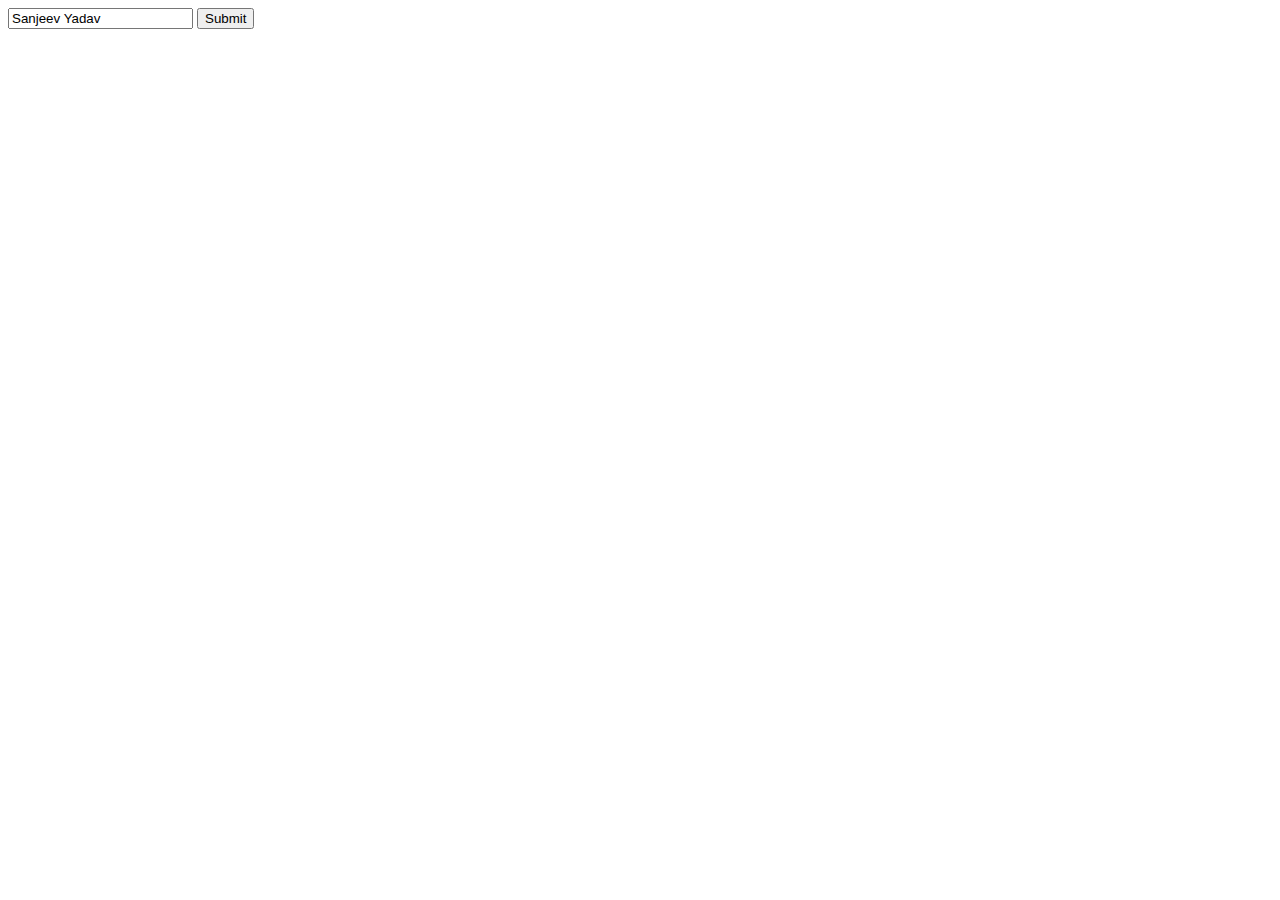
<file: src/form_send.html>
<!DOCTYPE html>
<html>
<head>
	<title>Send Data</title>
</head>
<body>

<form action="display.html" method="get">
	<input type="texxt" name="serialNumber" value="Sanjeev Yadav">
	<input type="submit" value="Submit">
</form>


</body>
</html>
</file>
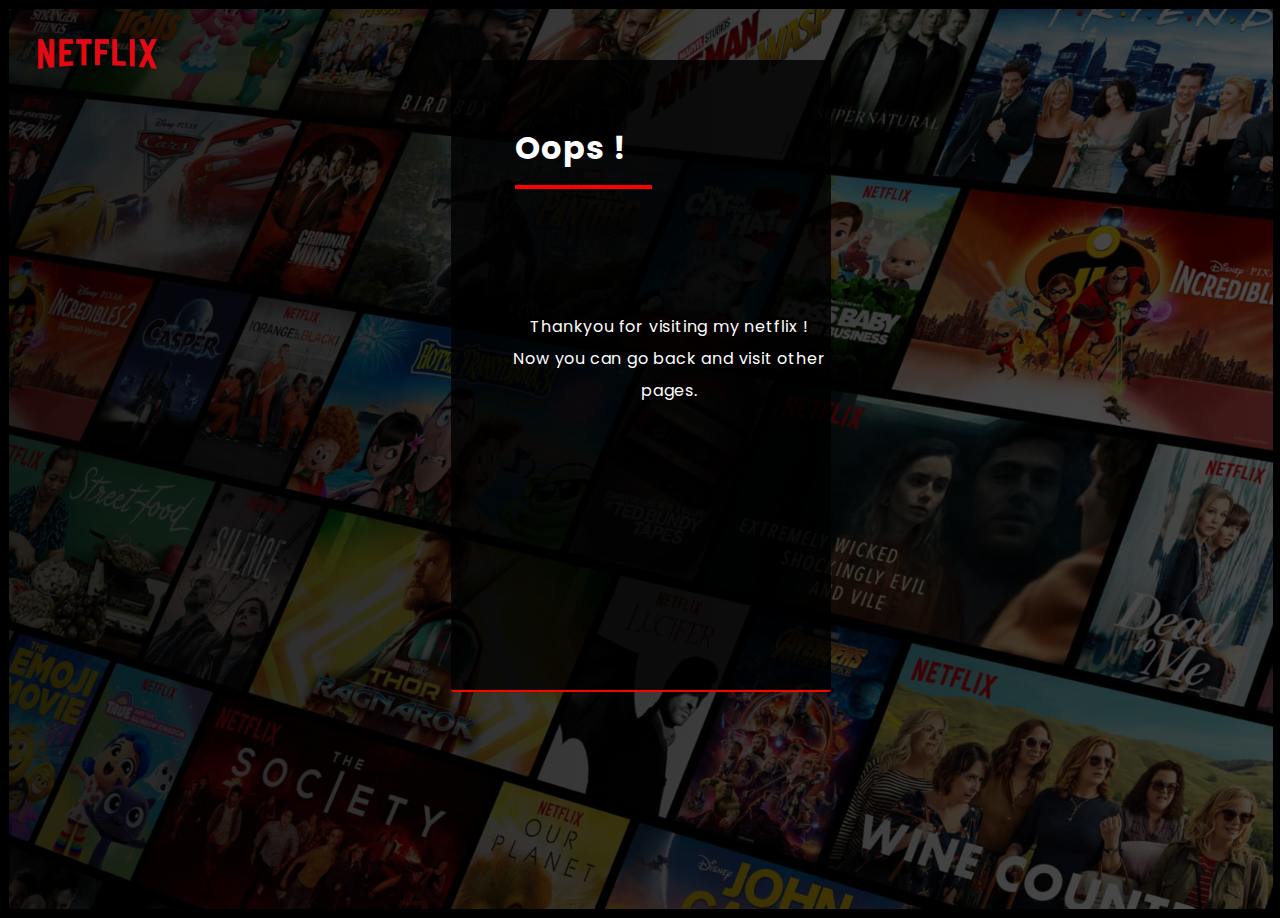
<file: src/page_const.html>
<!DOCTYPE html>
<html>
<head>
	<meta charset="utf-8">
	<meta name="viewport" content="width=device-width, initial-scale=1.0">
	
	<title>SignIn</title>
	
	<link rel="stylesheet" type="text/css" href="../css/style.css">
	<!-- adding fontawersome library -->
	<link rel="stylesheet" href="https://cdnjs.cloudflare.com/ajax/libs/font-awesome/5.11.2/css/all.css" integrity="sha256-46qynGAkLSFpVbEBog43gvNhfrOj+BmwXdxFgVK/Kvc=" crossorigin="anonymous" />

	<link rel="stylesheet" href="https://cdnjs.cloudflare.com/ajax/libs/font-awesome/4.7.0/css/font-awesome.min.css">
	<link rel="stylesheet" type="text/css" href="../css/style.css">
	<link rel="stylesheet" type="text/css" href="../css/style-min.css">
	<style type="text/css">
		.sign-form
		{
			height: 70%;
		}
	</style>

</head>
<body>

<div class="sign-box">
	<div class="showcase-top">
			<a href="index.html"><img src="../img/logo.png" alt="Netflix"></a>
	</div>
	<div class="sign-form">
	<h1>Oops !</h1>
	<hr class="hr"/>
		<p class="p">
			Thankyou for visiting my netflix !<br/> Now you can go back and visit other pages. 
		</p>
		<div class="icon">
			<a href="signin.html" class="btn btn-lg">
				<i class="fas fa-arrow-alt-circle-left" style="font-size:43px; "></i>

			</a>
		</div>
	</div>
	
</div>

</body>
</html>
</file>
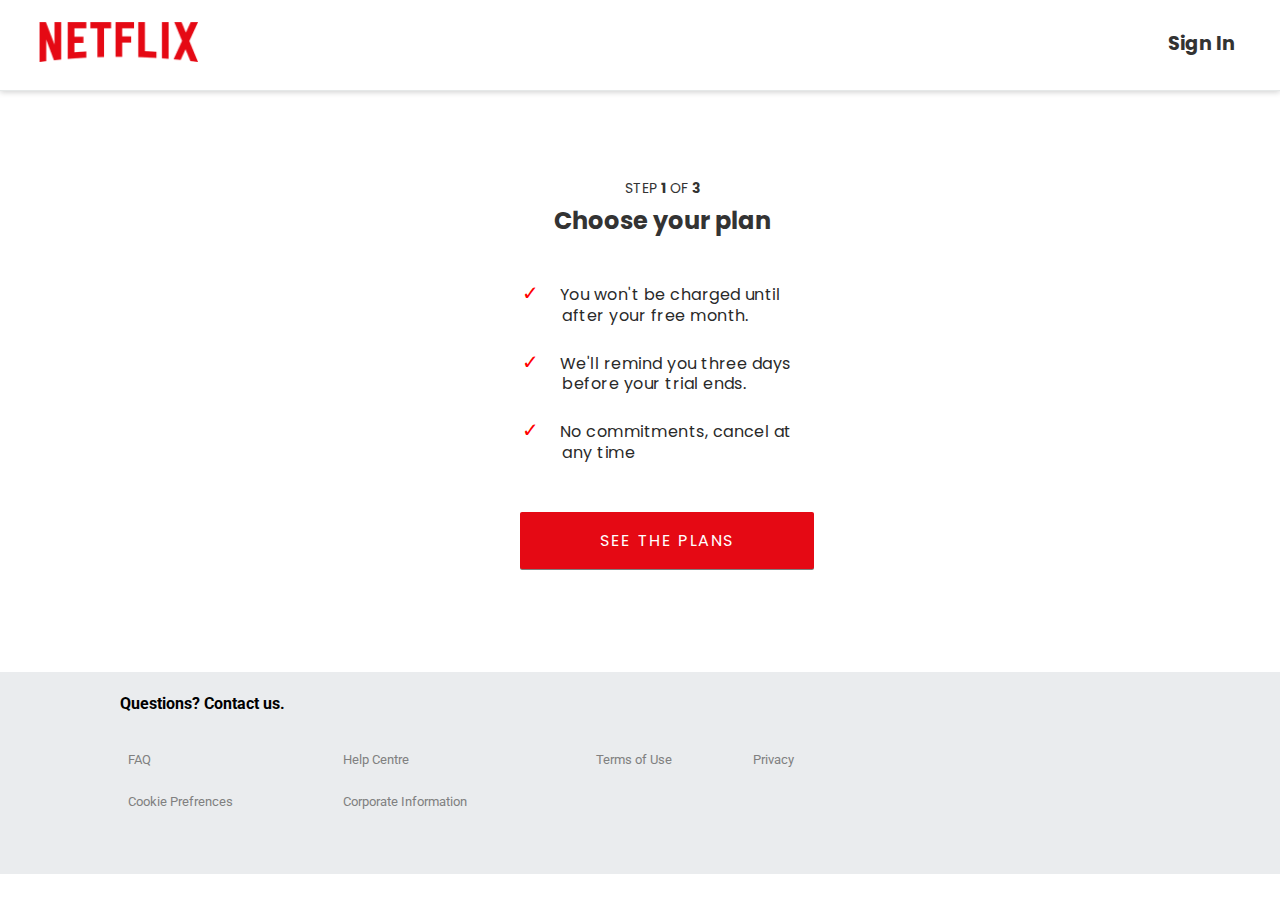
<file: src/plans.html>
<!DOCTYPE html>
<html>
<head>
	<meta charset="utf-8">
	<meta name="viewport" content="width=device-width, initial-scale=1.0"> 

	<!-- adding fontawersome library -->
	<link rel="stylesheet" href="https://cdnjs.cloudflare.com/ajax/libs/font-awesome/5.11.2/css/all.css" integrity="sha256-46qynGAkLSFpVbEBog43gvNhfrOj+BmwXdxFgVK/Kvc=" crossorigin="anonymous" />

	<link rel="stylesheet" type="text/css" href="../css/master.css">
	<link href="https://fonts.googleapis.com/css?family=Hind|Lato|Noto+Sans|Noto+Sans+KR|Roboto&display=swap" rel="stylesheet">
	<link rel="stylesheet" type="text/css" href="../css/plans.css">

	<title>Choose Your Plan</title>
	

</head>
<body>
<header class="nav">
	<div class="nav-top">
			<a href="index.html" class="img">
				<img src="../img/logo.png" alt="Netflix">
			</a>
			<a href="signin.html" class="btn1">Sign In</a>
	</div>
	<div class="box">
		<i class="far fa-check-circle fa-3x" style="color: #e50914;"></i>
		<p>STEP <b>1</b> OF <b>3</b></p>
		<h2>Choose your plan</h2>
		<ul>
			<li>You won't be charged until after your free month.</li>
			<br/>
			<li>We'll remind you three days before your trial ends.</li>
			<br/>
			<li>No commitments, cancel at any time</li>
		</ul>
		<a href="plans2.html" class="btn btn-lg">SEE THE PLANS</a>
	</div>
	<footer class="footer">
			<h4>Questions? Contact us.</h4>
			<table>
				<tr>
					<td><a href="#">FAQ</a></td>
					<td><a href="#">Help Centre</a></td>
					<td><a href="#">Terms of Use</a></td>
					<td><a href="#">Privacy</a></td>
				</tr>

				<tr>
					<td><a href="#">Cookie Prefrences</a></td>
					<td><a href="#">Corporate Information</a></td>
				</tr>

			</table>
		</footer>
</header>
</body>
</html>
</file>
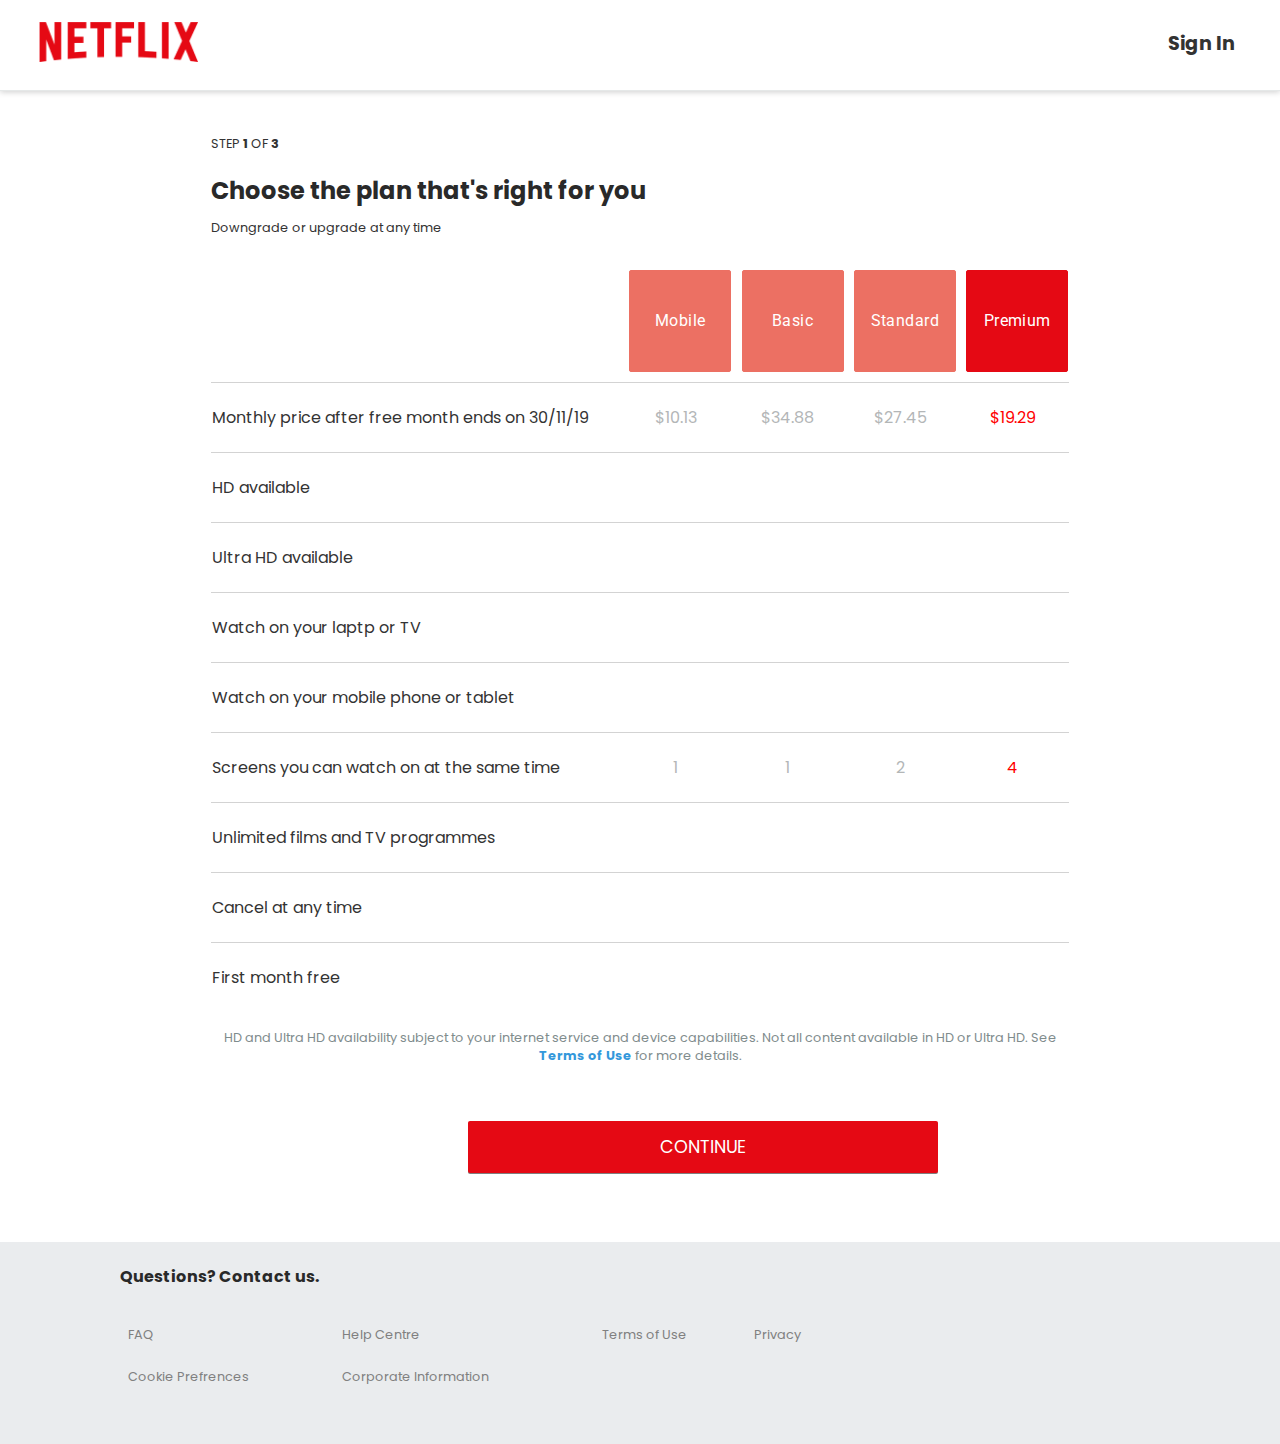
<file: src/plans2.html>
<!DOCTYPE html>
<html>
<head>
	<meta charset="utf-8">
	<meta name="viewport" content="width=device-width, initial-scale=1.0"> 

	<!-- adding fontawersome library -->
	<link rel="stylesheet" href="https://cdnjs.cloudflare.com/ajax/libs/font-awesome/5.11.2/css/all.css" integrity="sha256-46qynGAkLSFpVbEBog43gvNhfrOj+BmwXdxFgVK/Kvc=" crossorigin="anonymous" />

	<link rel="stylesheet" type="text/css" href="../css/master.css">
<link href="https://fonts.googleapis.com/css?family=Hind|Lato|Noto+Sans|Noto+Sans+KR|Roboto&display=swap" rel="stylesheet">
	<link rel="stylesheet" type="text/css" href="../css/plans2.css">	
	<title>Choose Your Plan</title>

</head>
<body>
<header class="nav">
	<div class="nav-top">
			<a href="index.html" class="img"><img src="../img/logo.png" alt="Netflix"></a>
			<a href="signin.html" class="btn1">Sign In</a>
	</div>
	<div class="box2">
		<p>STEP <b>1</b> OF <b>3</b></p>
		<h2>Choose the plan that's right for you</h2>
		<p class="p2">Downgrade or upgrade at any time</p>
		<table class="table">
			<thead>
				<tr>
					<th></th>
					<th><div id="tab-1" class="head_box tab-item"><p class="p-4 ">Mobile</p></div></th>
					<th><div id="tab-2" class="head_box tab-item"><p class="p-4">Basic</p></div></th>
					<th><div id="tab-3" class="head_box tab-item"><p class="p-4">Standard</p></div></th>
					<th><div id="tab-4" class="head_box tab-item tab-border"><p class="p-4">Premium</p></div></th>
				</tr>
				</thead>
				<tbody>
				<tr>
					<td>Monthly price after free month ends on 30/11/19</td>
					<td class="tab-1-content tab-content-item">$10.13</td>
					<td class="tab-2-content tab-content-item">$34.88</td>
					<td class="tab-3-content tab-content-item">$27.45</td>
					<td class="tab-4-content tab-content-item show">$19.29</td>
				</tr>

				<tr>
					<td>HD available</td>
					<td class="tab-1-conten tab-content-item"><i class="fas fa-times"></i></td>
					<td class="tab-2-conten tab-content-item"><i class="fas fa-times"></i></td>
					<td class="tab-3-conten tab-content-item"><i class="fas fa-check"></i></td>
					<td class="tab-4-conten tab-content-item show"><i class="fas fa-check"></i></td>
				</tr>

				<tr>
					<td >Ultra HD available</td>
					<td id="tab-1-content" class="tab-content-item tab-1-conte"><i class="fas fa-times"></i></td>
					<td id="tab-2-content" class="tab-content-item tab-2-conte"><i class="fas fa-times"></i></td>
					<td id="tab-3-content" class="tab-content-item tab-3-conte"><i class="fas fa-times"></i></td>
					<td id="tab-4-content" class="tab-content-item tab-4-conte show"><i class="fas fa-check"></i></td>
				</tr>

				<tr>
					<td>Watch on your laptp or TV</td>
					<td id="tab-1-content" class="tab-content-item  tab-1-cont"><i class="fas fa-times"></i></td>
					<td  id="tab-2-content" class="tab-content-item tab-2-cont"><i class="fas fa-check"></i></td>
					<td id="tab-3-content" class="tab-content-item tab-3-cont"><i class="fas fa-check"></i></td>
					<td id="tab-4-content" class="tab-content-item tab-4-cont show"><i class="fas fa-check"></i></td>
				</tr>

				<tr>
					<td>Watch on your mobile phone or tablet</td>
					<td id="tab-1-content" class="tab-content-item tab-1-con"><i class="fas fa-check"></i></td>
					<td id="tab-2-content" class="tab-content-item tab-2-con"><i class="fas fa-check"></i></td>
					<td id="tab-3-content" class="tab-content-item tab-3-con"><i class="fas fa-check"></i></td>
					<td id="tab-4-content" class="tab-content-item tab-4-con show"><i class="fas fa-check"></i></td>
				</tr>

				<tr>
					<td>Screens you can watch on at the same time</td>
					<td id="tab-1-content" class="tab-content-item  tab-1-co">1</td>
					<td id="tab-2-content" class="tab-content-item  tab-2-co">1</td>
					<td id="tab-3-content" class="tab-content-item tab-3-co">2</td>
					<td id="tab-4-content" class="tab-content-item tab-4-co show">4</td>
				</tr>

				<tr>
					<td>Unlimited films and TV programmes</td>
					<td id="tab-1-content" class="tab-content-item tab-1-c"><i class="fas fa-check"></i></td>
					<td id="tab-2-content" class="tab-content-item tab-2-c"><i class="fas fa-check"></i></td>
					<td id="tab-3-content" class="tab-content-item tab-3-c"><i class="fas fa-check"></i></td>
					<td id="tab-4-content" class="tab-content-item show tab-4-c"><i class="fas fa-check"></i></td>
				</tr>

				<tr>
					<td>Cancel at any time</td>
					<td id="tab-1-content" class="tab-content-item tab-1-d"><i class="fas fa-check"></i></td>
					<td id="tab-2-content" class="tab-content-item tab-2-d"><i class="fas fa-check"></i></td>
					<td id="tab-3-content" class="tab-content-item tab-3-d"><i class="fas fa-check"></i></td>
					<td id="tab-4-content" class="tab-content-item tab-4-d show"><i class="fas fa-check"></i></td>
				</tr>

				<tr>
					<td>First month free</td>
					<td id="tab-1-content" class="tab-content-item tab-1-do"><i class="fas fa-check"></i></td>
					<td id="tab-2-content" class="tab-content-item tab-2-do"><i class="fas fa-check"></i></td>
					<td id="tab-3-content" class="tab-content-item tab-3-do"><i class="fas fa-check"></i></td>
					<td id="tab-4-content" class="tab-content-item tab-4-do show"><i class="fas fa-check"></i></td>
				</tr>
			</tbody>
		</table>

		<p class="p3">HD and Ultra HD availability subject to your internet service and device capabilities. Not all content available in HD or Ultra HD. See <a href="#">Terms of Use</a> for more details.</p>

		<a href="plans3.html" class="btn btn-lg">CONTINUE</a>
	</div>
	<footer class="footer">
			<h4>Questions? Contact us.</h4>
			<table>
				<tr>
					<td><a href="#">FAQ</a></td>
					<td><a href="#">Help Centre</a></td>
					<td><a href="#">Terms of Use</a></td>
					<td><a href="#">Privacy</a></td>
				</tr>

				<tr>
					<td><a href="#">Cookie Prefrences</a></td>
					<td><a href="#">Corporate Information</a></td>
				</tr>

			</table>
		</footer>
</header>

<script src="../js/plans.js"></script>

</body>
</html>
</file>
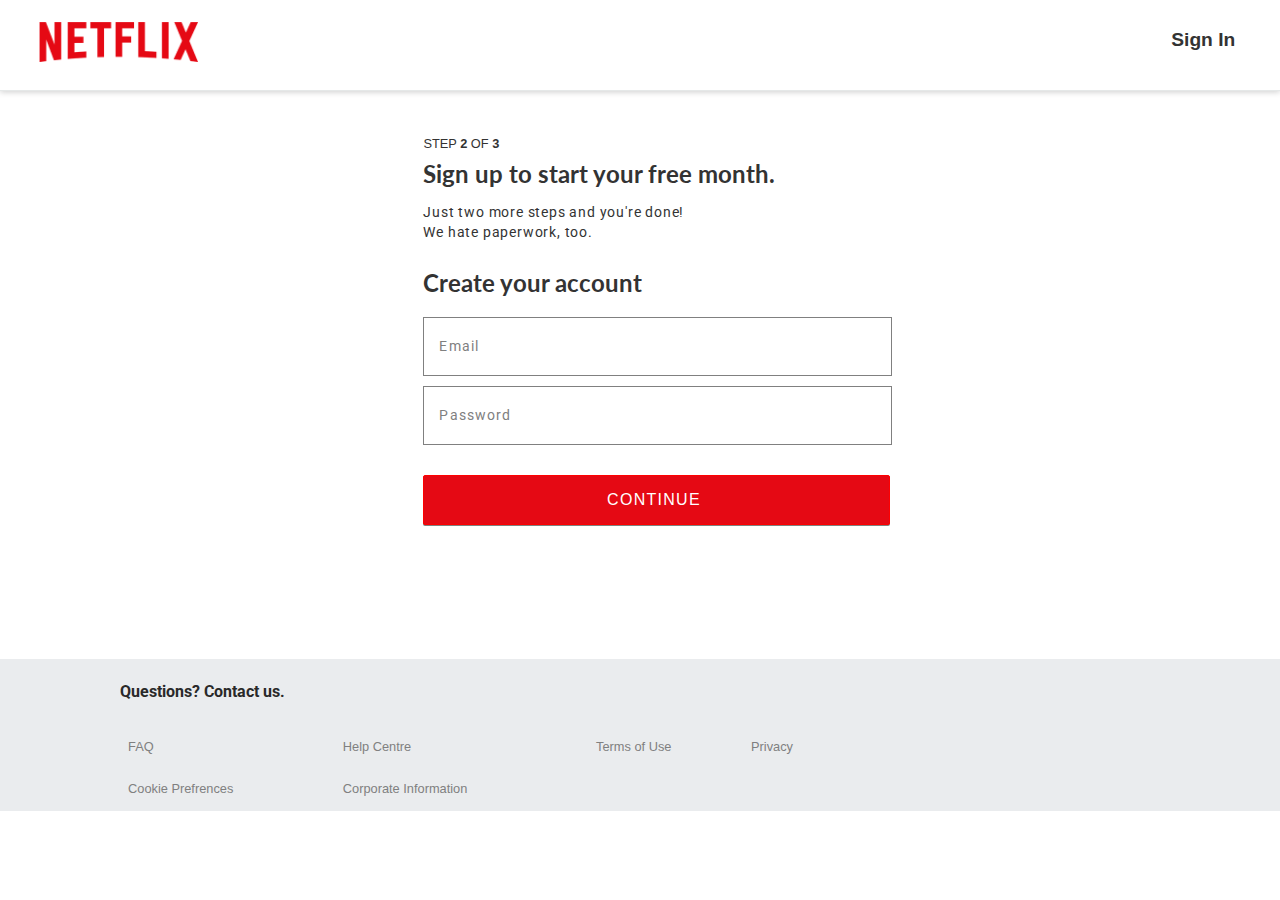
<file: src/plans4.html>
<!DOCTYPE html>
<html>
<head>
	<meta charset="utf-8">
	<meta name="viewport" content="width=device-width, initial-scale=1.0"> 

	<!-- adding fontawersome library -->
	<link rel="stylesheet" href="https://cdnjs.cloudflare.com/ajax/libs/font-awesome/5.11.2/css/all.css" integrity="sha256-46qynGAkLSFpVbEBog43gvNhfrOj+BmwXdxFgVK/Kvc=" crossorigin="anonymous" />
<!-- 
	<link rel="stylesheet" type="text/css" href="../css/style.css">
	
	<link rel="stylesheet" type="text/css" href="../css/style-min.css"> -->
	<link href="https://fonts.googleapis.com/css?family=Hind|Lato|Noto+Sans|Noto+Sans+KR|Roboto&display=swap" rel="stylesheet">

	<link rel="stylesheet" type="text/css" href="../css/master.css">
	<link rel="stylesheet" type="text/css" href="../css/plans4.css">

	<title>Choose Your Plan</title>
	
</head>
<body>
<header class="nav">
	<div class="nav-top">
			<a href="index.html" class="img"><img src="../img/logo.png" alt="Netflix"></a>
			<a href="signin.html" class="btn1">Sign In</a>
	</div>
	<div class="box">
		<p>STEP <b>2</b> OF <b>3</b></p>
		<h2>Sign up to start your free month.</h2>
		<p class="p2">Just two more steps and you're done!<br>We hate paperwork, too.</p>
		<h2 class="h2">Create your account</h2>
		<form action="plans5.html" method="GET">
			<input type="email" name="username" placeholder="Email" required>
			<br>
			<input type="password" name="pass" placeholder="Password" required>
			<input type="submit" value="CONTINUE" style="color:white;border:1px solid red;width: 93.4%;height:50px;border-radius: 2px;">
		</form>
		
	</div>
	<footer class="footer">
			<h4>Questions? Contact us.</h4>
			<table>
				<tr>
					<td><a href="#">FAQ</a></td>
					<td><a href="#">Help Centre</a></td>
					<td><a href="#">Terms of Use</a></td>
					<td><a href="#">Privacy</a></td>
				</tr>

				<tr>
					<td><a href="#">Cookie Prefrences</a></td>
					<td><a href="#">Corporate Information</a></td>
				</tr>

			</table>
		</footer>
</header>
</body>
</html>
</file>
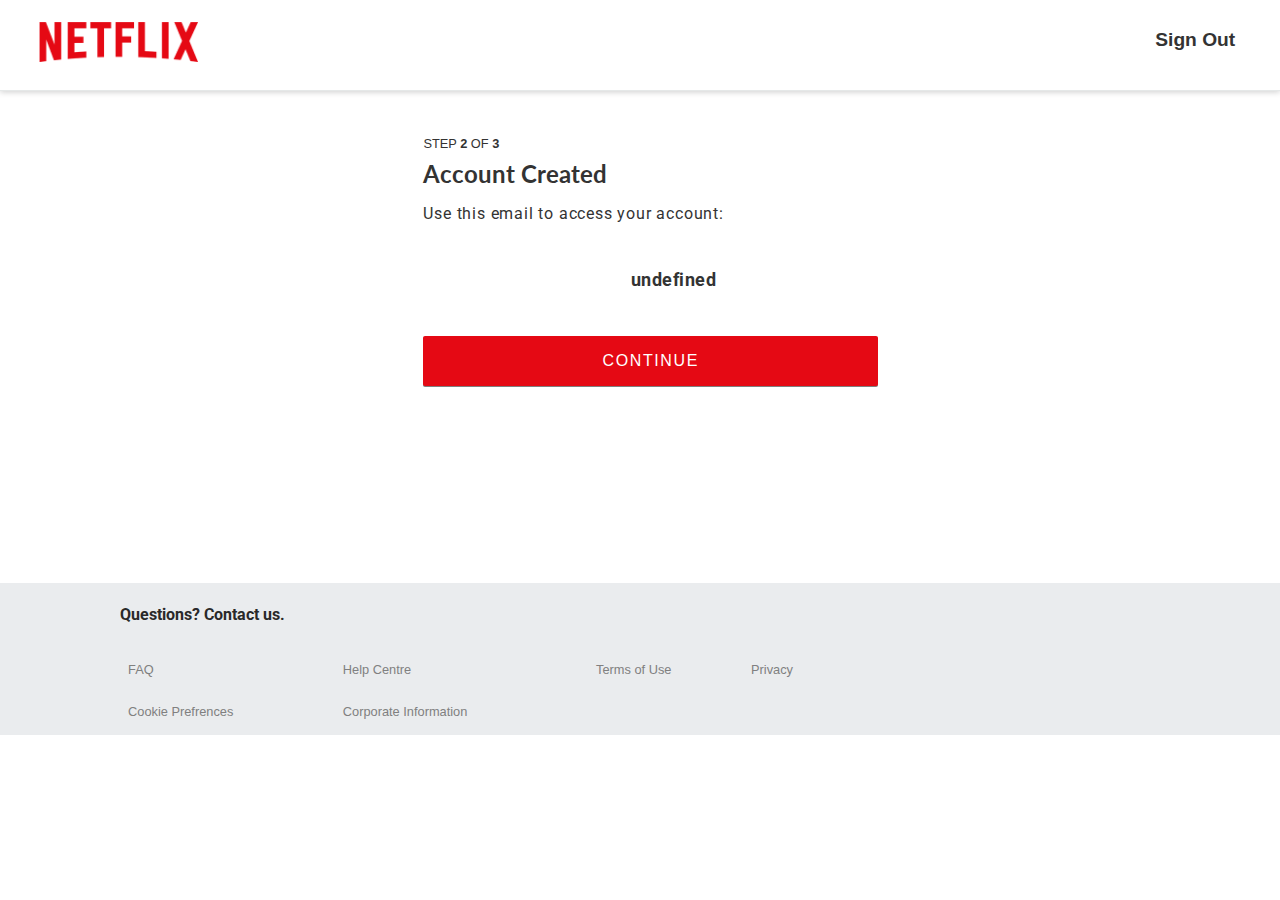
<file: src/plans5.html>
<!DOCTYPE html>
<html>
<head>
	<meta charset="utf-8">
	<meta name="viewport" content="width=device-width, initial-scale=1.0"> 

	<!-- adding fontawersome library -->
	<link rel="stylesheet" href="https://cdnjs.cloudflare.com/ajax/libs/font-awesome/5.11.2/css/all.css" integrity="sha256-46qynGAkLSFpVbEBog43gvNhfrOj+BmwXdxFgVK/Kvc=" crossorigin="anonymous" />
<!-- 
	<link rel="stylesheet" type="text/css" href="../css/style.css">
	
	<link rel="stylesheet" type="text/css" href="../css/style-min.css"> -->
<link href="https://fonts.googleapis.com/css?family=Hind|Lato|Noto+Sans|Noto+Sans+KR|Roboto&display=swap" rel="stylesheet">

<link rel="stylesheet" type="text/css" href="../css/master.css">
<link rel="stylesheet" type="text/css" href="../css/plans5.css">

	<title>Choose Your Plan</title>
	
</head>
<body>
<header class="nav">
	<div class="nav-top">
			<a href="index.html" class="img"><img src="../img/logo.png" alt="Netflix"></a>
			<a href="index.html" class="btn1">Sign Out</a>
	</div>
	<div class="box">
		<p>STEP <b>2</b> OF <b>3</b></p>
		<h2>Account Created</h2>
		<p class="p2">Use this email to access your account:</p>
		
		<div id="data"></div>

		<!-- function to get the data -->
		<script type="text/javascript">
			function processForm()
			{
				var parameters = location.search.substring(1).split("&");
				var temp = parameters[0].split("=");
				l = unescape(temp[1]);
				document.getElementById("data").innerHTML = l;
			}
			processForm();
		</script>		 
		
		<a href="titles.html" class="btn btn-lg">CONTINUE</a>
	</div>

	<footer class="footer">
			<h4>Questions? Contact us.</h4>
			<table>
				<tr>
					<td><a href="#">FAQ</a></td>
					<td><a href="#">Help Centre</a></td>
					<td><a href="#">Terms of Use</a></td>
					<td><a href="#">Privacy</a></td>
				</tr>

				<tr>
					<td><a href="#">Cookie Prefrences</a></td>
					<td><a href="#">Corporate Information</a></td>
				</tr>

			</table>
		</footer>

</header>
</body>
</html>
</file>
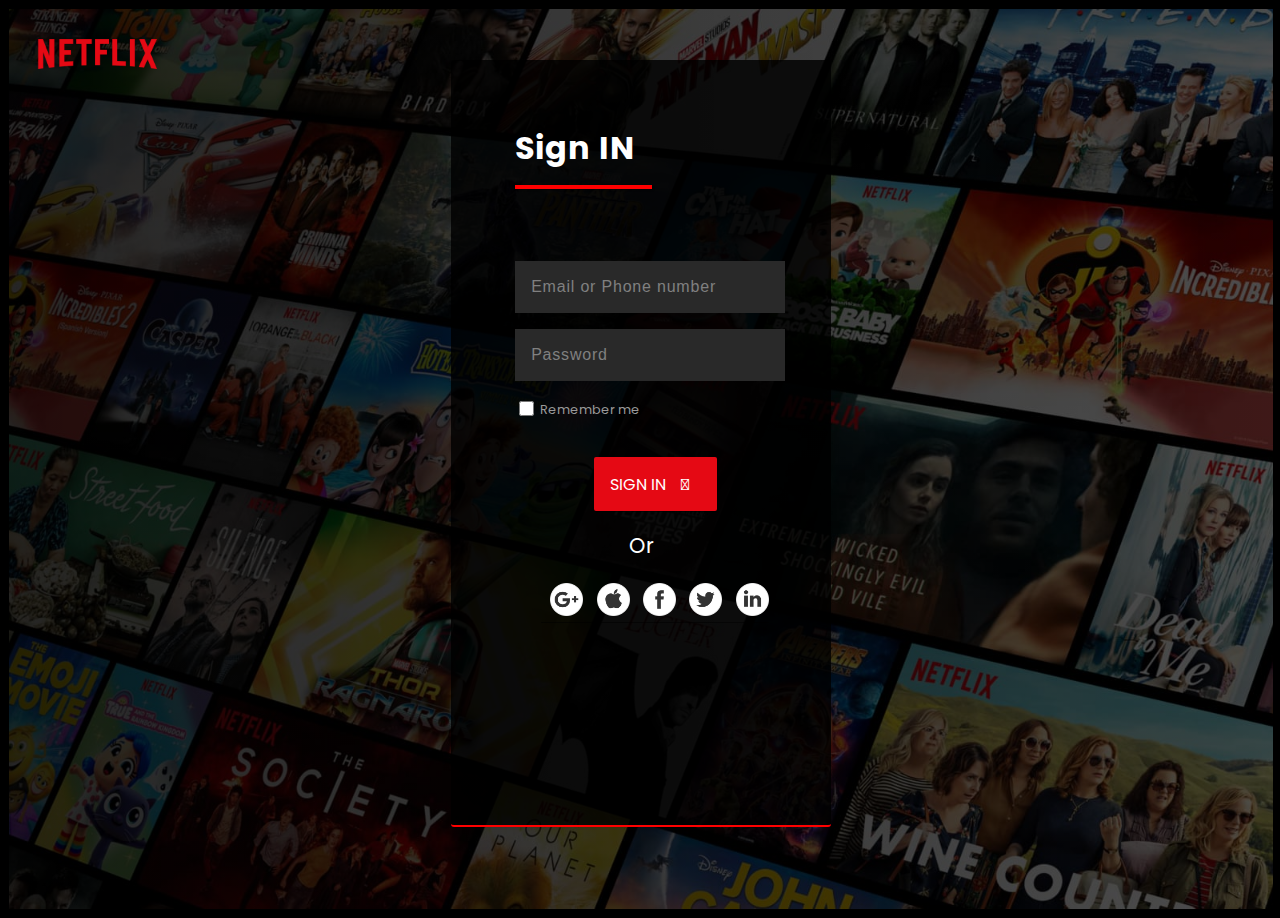
<file: src/signin.html>
<!DOCTYPE html>
<html lang="en">
<head>
	<meta charset="utf-8">
	<meta name="viewport" content="width=device-width, initial-scale=1.0">
	<title>SignIn</title>

	<!-- adding fontawersome library -->
	<link rel="stylesheet" href="https://cdnjs.cloudflare.com/ajax/libs/font-awesome/5.11.2/css/all.css" integrity="sha256-46qynGAkLSFpVbEBog43gvNhfrOj+BmwXdxFgVK/Kvc=" crossorigin="anonymous" />

	<link rel="stylesheet" href="https://cdnjs.cloudflare.com/ajax/libs/font-awesome/4.7.0/css/font-awesome.min.css">

	<link rel="stylesheet" type="text/css" href="../css/style.css">
	<link rel="stylesheet" type="text/css" href="../css/signin.css">
	<link rel="stylesheet" type="text/css" href="../css/style-min.css">
	

</head>
<body>

<div class="sign-box">  
	<div class="showcase-top">
			<a href="index.html"><img src="../img/logo.png" alt="Netflix" class="img">
				</a>
	</div>
	<div class="sign-form">
	<h1>Sign IN</h1>
	<hr class="hr"/>
		<form action="#" name="myform" method="post">
			<input type="text" name="username" placeholder="Email or Phone number" required/>
			<br/>
			<input type="password" name="password" placeholder="Password" required />
			<br/>
			<span class="rem">
			<input type="checkbox" name="rem_me" value="Yes"> Remember me</span>
			<br/>
			<!-- <input type="submit" value="SignIN" class="btn btn-lg"/> -->
			<a href="page_const.html" class="btn btn-lg" onclick="return validate(); return ValidateEmail();">
				Sign In
				<i class="fas fa-chevron-right btn-icon"></i>
			</a>
			<br/>
			<p style="margin-left:36%;color: white;//font-weight: bold;font-size: 1.3em;margin-top:6%;margin-bottom:7%;">Or</p>
			
			<a href="#" class="img1">
				<img src="../img/g+.png" alt="google_img">
			</a>

			<a href="#">
			<img src="../img/apple.png" alt="apple_img">
			</a>

			<a href="#">
			<img src="../img/facebook2.png" alt="facebook_img">
			</a>

			<a href="#">
			<img src="../img/twitter2.png" alt="twitter_img">
			</a>

			<a href="#">
			<img src="../img/linkedin2.png" alt="linkedn_img">
			</a>
		
		</form>		
	</div>
	
</div>
	
	<script src="../js/main.js"></script>
</body>
</html>
</file>
<file: css/style.css>
@import url('https://fonts.googleapis.com/css?family=Poppins&display=swap');

:root 
{
	--primary-color: #e50914;
	--dark-color: #141414;
};

* {
	box-sizing: border-box;
	margin:0;
	padding:0;
}

body
{
	/*font-family:'Arial', sans-serif;*/
	font-family: 'Poppins', sans-serif;
	-webkit-font-smoothing:antialiased;
	background: #000;
	color: #999;
}

ul{	list-style: none;}

h1,h2,h3,h4{	color: white;}

a{	text-decoration: none;	color: white;}

p{	margin:0.5rem 0;}

img{width: 100%;}

.showcase
{
	width: 100%;
	height:93vh;
	position: relative;
	background: url(../img/background-min.jpg) no-repeat center center/cover;
}

.showcase::after
{
	content:'';
	position: absolute;
	top:0;
	left:0;
	width: 100%;
	height: 100%;
	z-index: 1;
	background: rgba(0,0,0,0.6);
	box-shadow: inset 120px 100px 250px #000,  inset -120px -100px 250px #000;
}


.showcase-top
{
	position: relative;
	z-index: 2;
	height:90px;
}
.showcase-top img
{
	width: 130px;
	position: absolute;
	top:50%;
	left:8%;
	transform:translate(-50%, -50%);
}

.showcase-top a
{
	position: absolute;
	top:50%;
	right:0%;
	transform: translate(-50%, -50%);
}

.showcase-content
{
	position: relative;
	z-index: 2;
	margin:auto;
	display: flex;
	/*display: flex;*/
	flex-direction:column;
	justify-content: center;
	align-items: center;
	text-align: center;
	margin-top: 9rem;
}

.showcase-content h1
{
	font-weight: 700;
	font-size:4.2rem;
	line-height:1.1rem;
	letter-spacing: 0.05em;
	margin-bottom: 0 0 2rem;
}

.showcase-content p
{
	text-transform: uppercase;
	color: white;
	font-weight: 400;
	font-size: 1.1rem;
	letter-spacing: 0.1rem;
	line-height:1.25rem;
	margin:0 0 2rem;

}

/*Tabs*/
.tabs
{
	background: var(--dark-color);
	padding-top: 1rem;
	border-bottom:3px solid #3d3d3d;	
}

.tabs .container
{
	display: grid;
	grid-template-columns: repeat(3, 1fr);
	grid-gap:1rem;
	align-items: center;
	justify-content: center;
	text-align: center;
}
.tabs .container .hide-sm
{
	letter-spacing: 0.05rem;
}

.tabs p{
	font-size: 1rem;
	padding-top:0.5rem;
}

/*selecting all div under .tabs .container tag*/
.tabs .container > div
{
	padding: 0.8rem 0;
}
.tabs .container > div:hover
{
	color: white;
	cursor:pointer;
}
.tab-border
{
	border-bottom: 3px solid #e50914;
}

/*Tab Content*/
.tab-content
{
	padding:3rem 0;
	background: black;
	color:white;
}

/*Hide content initially*/
#tab-1-content, #tab-2-content, #tab-3-content
{
	display: none;
}

.show
{
	display: block !important;
}


#tab-1-content .tab-1-content-inner
{
	display: grid;
	grid-template-columns: repeat(2, 1fr);
	grid-gap: 2rem;
	align-items: center;
	justify-content: center;
}

#tab-1-content .tab-1-content-inner video
{
	margin-top: 9%;margin-left: 4%;
	 box-shadow: 0.1px 3px 0px #e50914;
	 /*box-shadow: 1px 4px 10px 1px #292929;*/

  /*transform: rotate(/-deg);	*/
}



#tab-2-content .tab-2-content-top
{
	display: grid;
	grid-template-columns: 2fr 1fr;
	grid-gap: 1rem;
	justify-content: center;
	align-items: center;
}

#tab-2-content .tab-2-content-bottom
{
	margin-top: 2rem;
	display: grid;
	grid-template-columns: repeat(3, 1fr);
	grid-gap: 2rem;
	justify-content: center;
	align-items: center;
	text-align: center;
}

/*Table content 3*/

.table
{
	width: 100%;
	margin-top:2rem;
	border-collapse:collapse;
	border-spacing: 0;
}

.table thead th
{
	text-transform: uppercase;
	font-size: 0.6rem;
}

.table tbody tr td
{
	color:#999;
	padding:0.8rem 1.2rem;
	text-align: center;
}
.table tbody tr td:first-child
{
	text-align: left;
}
.table tbody tr:nth-child(odd)
{
	background: #222;
}

/*Footer styling*/

.footer
{
	max-width: 85%;
	margin: 1rem auto;
	overflow:auto;
}

.footer,
.footer a
{
	color:#999;
	font-size:0.9rem;
}

.footer p
{
	margin-left: 2.7em;
	margin-bottom: 1.5rem;
}
.footer hr
{
	border:0.3px solid red;
	width:18em; 
	margin-left: 3%;
	margin-bottom: 3%;
}

.footer-cols
{
	display: grid;
	grid-template-columns: repeat(4, 1fr);
	/*border:1px solid white;*/
	grid-gap:2rem;
}
.footer li
{
	line-height: 1.8;
}


/*Footer styling ends*/





/*Table content 3 ends*/

/*Container*/
.container
{
	max-width: 70%;
	margin:auto;
	overflow: hidden;
	padding:0 2rem;
}

/*Text-style*/
.text-lg
{
	font-size: 1.1rem;
	margin-bottom: 1rem;
	line-height: 1.6rem;
	color:#fff;
}
.text-md
{
	font-size: 1rem;
	margin-bottom: 1rem;
}
.text-center
{
	text-align: center;
}
.text-dark
{
	color:#999;
	font-size: 0.8rem;
	line-height: 1.4rem;
}


/*Buttons*/
.btn
{
	display: inline-block;
	background: var(--primary-color);
	color: white;
	padding: 0.4rem 1.3rem;
	font-size:1rem;
	text-align: center;
	border:none;
	cursor:pointer;
	margin-right: 0.5rem;
	outline: none;
	box-shadow:0 1px 0 rgba(0,0,0,0.5);
	border-radius: 2px;
}

.btn:hover
{
	opacity: 0.9;
}
.btn-rounded
{
	border-radius: 5px;
}
.btn-lg
{
	font-size: 1.3rem;
	padding: 1.3rem 2.1rem;
	text-transform: uppercase;

}

.tabs-btn-lg
{
	font-size: 0.9rem;
	padding: 1.3rem 2.1rem;
	text-transform: uppercase;
}

.btn-icon
{
	margin-left: 1rem;
}


/*Styling for Signin page*/


	.sign-box
			{
				width: 100%;
				height:100vh;
				position: relative;
				border:0.1px solid black;
				background: url(../img/background.jpg) no-repeat center center/cover;
			}
		.sign-box::after
			{
				content:'';
				position: absolute;
				top:0;
				left:0;
				width: 100%;
				height: 100%;
				z-index: 1;
				background: linear-gradient(to right,rgba(0,0,0,0.8), rgba(0,0,0,0.6));
				/*box-shadow: inset 20px 100px 250px #000,  inset -20px -100px 250px #000;*/

			}	
		.sign-box .showcase-top 
		{
			float: left;
			margin-left:7%;
		}
		.sign-box .showcase-top img
		{
			/*width: 100%;height: 100%;*/
			width: 120px;
			height:30px;
		}


		.sign-form
		{
	
			position: relative;
			width: 30%;
			height: 85%;
			margin-top:4%;
			margin-left:35%;
			background: rgba(0,0,0,0.8);
			border-radius: 3px;
			z-index:2;
			border-bottom:2px solid red;
			display:block;
		}
	
		.sign-form h1
		{	
			padding-top: 2em;
			padding-left: 4rem;
			color: white;
			letter-spacing: 0.03em;
		}
		.sign-form form
		{
			padding-top: 4rem;
			padding-left: 4rem;
		}

		.sign-form form input
		{
			width: 80%;
			height: 50px;
			margin-bottom: 5%;
			background: #292929;
			border:none;
			padding-left: 5%;
			color: white;
			font-size: 1em;
			letter-spacing: 0.05em;
		}
		
		.sign-form form input::placeholder
		{
			color: grey;
			/*padding-left: 5%;*/
			font-size: 1em;
		}
		.sign-form form input:focus
		{
			outline: none;
			/*color: red;*/
			border-bottom:0.1px solid red;
		}
		.sign-form form input[type="checkbox"]
		{
			/*display: inline-block;*/
			width: 15px;
			height: 15px;
			display: inline-block;
			vertical-align: top;

			margin-top: 1.5%;


		}
		.sign-form .rem-me
		{
		}
		.sign-form .rem
		{
			font-size: 0.8em;
		}



		.hr
		{
			margin-left: 4rem;
			margin-top: 1rem;
			border: 2px solid red;
			box-shadow: 1px 1px 2px rgba(0,0,0,0.4);
			width:40%;
		}
		.sign-box .btn-lg
		{
			margin-top: 8%;
			font-size: 1rem;
			padding: 0.9rem 1rem;
			text-transform: uppercase;
			margin-left:25%;
		}

		.sign-form img 
		{
			width: 33px;
			height: 33px;
			padding-left:3%;
			/*margin-left: 6%;*/
		}
		.sign-form .img1
		{
			margin-left:8%;
		} 

		.sign-box .showcase-top .img
		{
			display: block;
		}
		.sign-form a i
		{
			margin-left: 0em;
		}

/*Styling for Page-under-construction*/


		.sign-form h1
		{	
			padding-top: 2em;
			padding-left: 4rem;
			color: white;
			letter-spacing: 0.03em;
		}
		.sign-form form
		{
			padding-top: 4rem;
			padding-left: 4rem;
		}

		.hr
		{
			margin-left: 4rem;
			margin-top: -0.5rem;
			border: 2px solid red;
			box-shadow: 1px 1px 2px rgba(0,0,0,0.4);
			width:35%;
		}
		.sign-form .p 
		{
			display: inline-block;
			margin-top: 30%;
			margin-left: 15%;
			color: white;
			text-align: center;
			line-height: 2em;
			letter-spacing: 0.05em;
		}
		.sign-form a i
		{
			padding:0.07em 0.7em;
		}
		.sign-form a
		{
			box-shadow:0 1px 0 rgba(0,0,0,0.5);			
		}
		.icon
		{
			margin-left: 3em;
		}
		.icon .btn
		{
			background: transparent;
		}



	

/*media query for smaller devices*/

@media only screen and (max-width: 960px)
{
	.showcase
	{
		height: 86vh;
	}
	.hide-sm
	{
		display: none;
	}
	.showcase-top img
	{
		top:30%;
		left:5%;
		transform:translate(0);
	}
	.showcase-content h1
	{
		font-size:3.7rem;
		line-height: 1;
	}
	.showcase-content p
	{
		font-size: 1rem;
	}
	.btn-lg
	{
		font-size: 1rem;
		padding: 1.2rem 1.9rem;
	}
	.text-xl
	{
		font-size: 1.2rem;
	}
	.text-lg
	{
		font-size: 1rem;
		letter-spacing: 0.1em;
	}
	.text-md
	{
		font-size: 1rem;
	}
	.tabs-btn-lg
	{
		font-size: 0.8rem;
		letter-spacing: 0.05em;

	}
	table tbody td
	{
		font-size: 0.8rem;
		line-height: 1rem;
	}

	.footer-cols
	{
		grid-template-columns: repeat(2,1fr);
	}
	.footer p
	{
		margin-left: 2.4rem;
	}
}	

@media only screen and (max-width: 700px)
{

	.showcase::after
	{
		/*background: rgba(0,0,0,0.6);*/
		box-shadow: inset 70px 70px 250px #000,  inset 70px -70px 250px #000;
	}


	#tab-1-content .tab-1-content-inner
	{
		grid-template-columns: 1fr;
		text-align: center;
	}
	#tab-2-content .tab-2-content-top
	{
		display: block;
		text-align: center;
	}
	#tab-2-content .tab-2-content-bottom
	{
		grid-template-columns: 1fr;
	}
	
}
</file>
<file: css/style-min.css>
/*media query for smaller devices*/

@media only screen and (max-width: 960px)
{
	.showcase
	{
		height: 86vh;
	}
	.hide-sm
	{
		display: none;
	}
	.showcase-top img
	{
		top:30%;
		left:5%;
		transform:translate(0);
	}
	.showcase-content h1
	{
		font-size:3.7rem;
		line-height: 1;
	}
	.showcase-content p
	{
		font-size: 1rem;
	}
	.btn-lg
	{
		font-size: 1rem;
		padding: 1.2rem 1.9rem;
	}
	.text-xl
	{
		font-size: 1.2rem;
	}
	.text-lg
	{
		font-size: 1rem;
		letter-spacing: 0.1em;
	}
	.text-md
	{
		font-size: 1rem;
	}
	.tabs-btn-lg
	{
		font-size: 0.8rem;
		letter-spacing: 0.05em;

	}
	table tbody td
	{
		font-size: 0.8rem;
		line-height: 1rem;
	}

	.footer-cols
	{
		grid-template-columns: repeat(2,1fr);
	}
	.footer p
	{
		margin-left: 2.4rem;
	}
}	

@media only screen and (max-width: 700px)
{

	.showcase::after
	{
		/*background: rgba(0,0,0,0.6);*/
		box-shadow: inset 70px 70px 250px #000,  inset 70px -70px 250px #000;
	}


	#tab-1-content .tab-1-content-inner
	{
		grid-template-columns: 1fr;
		text-align: center;
	}
#tab-1-content .tab-1-content-inner video
{
	width:350px;height: 198px;margin-left: 0%;border-bottom:1.5px solid red;border-right:1.5px solid red;box-shadow: none;
}
	#tab-2-content .tab-2-content-top
	{
		display: block;
		text-align: center;
	}
	#tab-2-content .tab-2-content-bottom
	{
		grid-template-columns: 1fr;
	}
	
}


@media only screen and (max-width: 600px)
{
	body
	{
		margin:0;
		padding:0;
	}
	.showcase-top img
	{
		top:30%;
		left:5%;
		width: 6em;
		height: 1.5em;
		transform:translate(0);
	}
	.showcase-top a
	{
		position: absolute;
		top:50%;
		right:-10%;
		transform: translate(-50%, -50%);
		width: 5em;
		height:1.7em;
		border-radius: 2px;
		box-shadow:0 1px 0 rgba(0,0,0,0.5);
		text-transform: uppercase;
		letter-spacing: 0.16em;
		font-size: 0.8em;
	}
	.btn
	{
		background: red;
	}

	.showcase-content h1
	{
		font-size: 3.6em;
	}
	.showcase-content p
	{
		letter-spacing: 0.4em;
		font-size: 0.78em;
		/*box-shadow: 1px 1px 4px 0px lightgrey;*/
		/*border:1px solid white;*/
		color: #000;
		background: white;
		padding-left: 1em;
		padding-right:1em;
		margin-bottom:20%;
		box-shadow:0 1px 0 rgba(0,0,0,0.5);

		/*font-weight: bold;*/
	}
	.showcase-content a
	{
		margin-left:4%;
		letter-spacing: 0.07em;
		font-size: 0.9em;
	}
	.sign-box
	{
		margin:0;
		padding:0;
		border:0.1px solid black;
	}


	.sign-box::after
	{
		background: linear-gradient(to right, rgba(0,0,0,0.8), rgba(0,0,0,0.5));
	}
	.sign-box p
	{
		display: none;
	}
	.sign-box .btn-lg
	{
		margin-bottom: 5em;
	}
	.sign-form img
	{
		padding-left:1.5em; 
	}
	.sign-form .img1
	{
		margin-left:-7%;
	}
	





	.sign-form
	{
	
			position: relative;
			width: 90%;
			height: 75%;
			margin-top:30%;
			margin-left:5%;
			background: rgba(0,0,0,0.8);
			border-radius: 3px;
			z-index:2;
			border-bottom:2px solid red;
			display:block;
	}
	
	.footer
	{
		max-width: 100%;
		margin: 1rem auto;
		overflow:auto;
		border:1px solid transparent;
		background:#111111;
		padding-top: 5%;
		padding-left: -2%;
		border:1px solid #292929;
		margin-bottom: 0px;
	}
	.footer hr
	{
		display: none;
	}
	.footer ul:nth-child(even) 
	{
		display: none;
	}

	.footer .hr
	{
		margin-left: 3em;
	}

	/*styling for page under construction*/

		
		.sign-form h1
		{	
			padding-top: 2em;
			padding-left: 4rem;
			color: white;
			letter-spacing: 0.03em;
		}
		.sign-form form
		{
			padding-top: 4rem;
			padding-left: 4rem;
		}

		.hr
		{
			margin-left: 4rem;
			margin-top: -0.5rem;
			border: 2px solid red;
			box-shadow: 1px 1px 2px rgba(0,0,0,0.4);
			width:35%;
		}
		.sign-form .p 
		{
			display: inline-block;
			margin-top: 30%;
			margin-left: 10%;
			color: white;
			text-align: center;
			line-height: 2em;
			letter-spacing: 0.05em;
		}
		.sign-form a i
		{
			padding:0.07em 0.7em;
		}
		.sign-form a
		{
			box-shadow:0 1px 0 rgba(0,0,0,0.5);			
		}
		.icon
		{
			margin-left: 3em;
		}
		.btn
		{
			/*background: transparent;*/
		}
	.sign-box .showcase-top a img
	{
		padding-left:7em; 
	}
	#tab-3-content .table
	{
		width: 126%;
		margin-left:-3em;
	}

	
	.table tbody tr td
	{
		color:#999;
		padding:0.5rem 1rem;
		text-align: center;
	}

	.table tbody tr td:first-child
	{
		padding-left: 2em;
		font-size: 0.7em;
	}
	.table thead th
	{
		letter-spacing: 0.1em;
	}


}


	

@media only screen and (max-width: 380px)
{
	.showcase-content p
	{
		letter-spacing: 0.3em;
		font-size: 0.7em;
}
</file>
<file: css/master.css>
.nav-top
{
	box-shadow: 0px 1px 6px 0px rgba(0,0,0,0.2);
}

.box{
	animation: transitionIn 0.7s;
}
.box2{
	animation: transitionIn 0.7s;
}
.text-lg 
{
	letter-spacing: 0.08em;
	font-size:1em;
}
.tab-1-content-inner a
{
	letter-spacing: 0.08em;
	font-size:0.8em;	
}

.tab-2-content-top a
{
	letter-spacing: 0.08em;
	font-size:0.8em;		
}
#tab-3-content a
{
	letter-spacing: 0.08em;
	font-size:0.8em;		
}

@keyframes transitionIn{
	from{
		opacity: 0;
		transform: translateX(100px);
	}

	to{
		opacity: 1;
		transform: translateX(0);
	}
}
</file>
<file: css/plans.css>
@import url('https://fonts.googleapis.com/css?family=Poppins&display=swap');
	
	/*.showcase{ background: white; }*/
		body{
			left:0;
			top:0;
			margin:0px;
			padding:0px;
			font-family: 'Poppins', sans-serif;
			-webkit-font-smoothing:antialiased;
		}
		.nav{	
				width: 100%;
				height:97vh;
				border:0px solid black;
			}
		.nav-top
		{
			width:100%;
			height:90px;
			border-bottom:1px solid #E5E8E8;
			box-shadow: 0px 1px 6px 0px rgba(0,0,0,0.2);

		}	
		.nav-top img{ width:160px;height:40px;margin:1.7% 3%;	}
		.nav-top .btn1{text-decoration:none;float:right;margin-right: 3.5%;
						margin-top:2.3%;font-size: 1.2em;color: #333;
						font-weight: bold;}
		.nav-top a:hover{text-decoration: underline;}
		.nav .box
		{	width: 350px;height: 400px;border:1px solid transparent;
			margin:5% 37%;margin-top: 1%;margin-bottom: 10%;
		}
		.box
		{
			text-align: center;
			padding-left:1%;
			padding-right:1%;
			padding-top:3%;
			color: #333
		}
		.box p{font-size: 0.87em;margin-top:10%;}
		.box h2{margin-top: -3%;}
		ul {margin-top: 13%; list-style: none;text-align: left;color: #292929;
			margin-left: 10%;margin-right: 5%;}
		ul li:before 
				{
		content: '✓';
		padding-right:20px;
		color:red;font-size:20px;
		}

		ul li{letter-spacing:0.03em;line-height: 1.3em;
			text-indent: -40px;padding-right: 7%;}
		.box a{text-decoration: none;	color: white;}
		
		.btn
			{
				display: inline-block;
				background: #e50914;
				color: white;
				padding: 0.4rem 1.3rem;
				font-size:1rem;
				text-align: center;
				border:none;
				cursor:pointer;
				margin-right: 0.5rem;
				outline: none;
				box-shadow:0 1px 0 rgba(0,0,0,0.5);
				border-radius: 2px;
			}

			.btn:hover
			{
				opacity: 0.9;
			}
			.btn-rounded
			{
				border-radius: 5px;
			}
			.btn-lg
			{
				font-size: 1.1rem;
				padding: 1rem 5rem;
				text-transform: uppercase;
			}
			.box a{margin-top: 2em;font-size: 1em;
				letter-spacing: 0.1em;margin-left: 5%;}
			.footer{font-family: Roboto;width:auto;height:200px;
				border:0.1px solid transparent;padding-left: 7%;
				background-color:#EAECEE;}
			.footer h4{margin-left: 2.5%;}
			.footer table{width:60%;margin-top: 2%;}
			.footer table tr{height: 40px;text-align: left;}
			.footer table tr td{color: grey;border-bottom: none;padding-left: 5%;font-size: 0.8em;}
			.footer table tr td:first-child{color: grey;}
			table a{text-decoration: none;color: grey;}

			@media only screen and (max-width: 500px)
			{
				.nav
				{
					width: 100%;
					height:100vh;
				}
				.nav-top
				{
					box-shadow: 0px 1px 6px 0px rgba(0,0,0,0.4);
				}
				.nav-top img
				{ 
					width:125px;height:33px;margin:7.5% 3%;	
				}

				.nav-top .btn1
				{

						float:right;margin:8% 4%;font-size: 1.2em;
						text-transform: uppercase;letter-spacing: 0.07em;
						font-size: 1em;
				}
				.nav .box
				{	width: 350px;height: 450px;
					border:1px solid transparent;
					margin:5% 8%;margin-top: 10%;margin-bottom: 14%;
				}
				.btn-lg
				{
					font-size: 1.1rem;
					padding: 0.9rem 4rem;
					text-transform: uppercase;
				}
				.footer
				{
					font-family:'Poppins',sans-serif;width:auto;height:170px;
					border:0.1px solid transparent;padding-left:5%;
					background-color:#292929;
					/*border-bottom: 0px;*/
				}
				.footer h4{font-family:'Roboto',sans-serif;color: #fff;
					font-weight: normal;letter-spacing: 0.09em;}			
				.footer table{width:90%;margin-top: 2%;
					border:1px solid transparent;}
				.footer table tr td{display: inline;padding-right:3%;}
			}
</file>
<file: css/plans2.css>
@import url('https://fonts.googleapis.com/css?family=Poppins&display=swap');
		
	/*.showcase{ background: white; }*/
		body{
			left:0;
			top:0;
			margin:0px;
			padding:0px;
			font-family: 'Poppins', sans-serif;
			-webkit-font-smoothing:antialiased;
		}
		.nav{	
				width: 100%;
				height:97vh;
				border:0px solid black;
				color:#292929;
			}
		.nav-top
		{
			width:100%;
			height:90px;
			border-bottom:1px solid #E5E8E8;
		}	
		.nav-top img{ width:160px;height:40px;margin:1.7% 3%;	}
		.nav-top .btn1{text-decoration:none;float:right;margin-right: 3.5%;margin-top:2.3%;
					font-size: 1.2em;color: #333;font-weight: bold;}
		.nav-top a:hover{text-decoration: underline;}
		
		.box2{
			width:67%;height:auto;border:1px solid transparent;
			margin:0px auto;padding:2%;
			}
		.box2 p{font-size: 0.8em;margin-top:2%;color: #333;}
		.box2 .p2{margin-top: -1%;}
		.table{margin-top:4%;width:100%;text-align: center;
		margin-top:2rem;
	border-collapse:collapse;
	border-spacing: 0;}
		table tbody tr td:first-child{text-align: left;}
		.table thead tr{height: 100px;border-bottom: 1px solid lightgrey;}
		.table tbody tr{height:70px;}
		table tbody tr td{border-bottom: 1px solid lightgrey;color:#B3B6B7;}

		table tbody tr td:first-child{color:#333;}
		table tbody tr:last-child td{border:none;}
		/*table thead th{display: inline;padding:3rem 3rem;border:1px solid black;float: right;}
		table thead th:first-child{display: none;}*/
		.box2 .p3{color: #7F8C8D;text-align: center;
			font-size:0.8em;}
		.p3 a{text-decoration: none;color:#3498DB;
				font-weight: bold;}
			a{text-decoration: none;}
			.btn
			{
				display: inline-block;
				background: #e50914;
				color: white;
				padding: 0.4rem 1.3rem;
				font-size:1rem;
				text-align: center;
				border:none;
				cursor:pointer;
				margin-right: 0.5rem;
				outline: none;
				box-shadow:0 1px 0 rgba(0,0,0,0.5);
				border-radius: 2px;
			}

			.btn:hover
			{
				opacity: 0.9;
			}
			.btn-rounded
			{
				border-radius: 5px;
			}
			.btn-lg
			{
				font-size: 1.1rem;
				padding: 0.8rem 12rem;
				text-transform: uppercase;
				margin: 5% 30%;
			}

			.footer{width:auto;height:200px;border:0.1px solid transparent;padding-left: 7%;background-color:#EAECEE;}
			.footer h4{margin-left: 2.5%;}
			.footer table{width:60%;margin-top: 2%;}
			.footer table tr{height: 40px;text-align: left;}
			.footer table tr td{color: grey;border-bottom: none;padding-left: 5%;font-size: 0.8em;}
			.footer table tr td:first-child{color: grey;}
			table a{text-decoration: none;color: grey;}
				
				.head_box{width:100px;height: 100px;border:1px solid #EC7063;color: white;
					background:#EC7063;font-family: Roboto;font-weight: lighter;border-radius: 2px;}
				.head_box{margin-left:8%;margin-bottom: 8%;}
			table thead	tr th .p-4{color: white;font-size: 1em;	margin-top: 40%;letter-spacing: 0.03em;}
			.tab-border{background-color:#e50914;border:1px solid #e50914;}
			/*.text{}*/
			.show{color: red;}

			@media only screen and (max-width: 500px)
			{
				.nav{width: 100%;height:auto;border:1px transparent;overflow-x: hidden;}
				.nav-top{box-shadow: 0px 1px 6px 0px rgba(0,0,0,0.4);}
				.nav-top img{ width:125px;height:33px;margin:7.5% 3%;}

				.nav-top .btn1
				{

						float:right;margin:8% 4%;font-size: 1.2em;
						text-transform: uppercase;letter-spacing: 0.07em;
						font-size: 1em;
				}
				.box2
				{
					width:90%;height:auto;border:1px solid transparent;
					padding:2%;
				}
				/*.box2{border:1px solid;}*/
				.box2 h2{font-size:0.9em;}

				.table
				{
					width:100%;text-align: center;
					margin-top:2rem;
				}
				table tbody tr td:first-child{font-size: 0.8em;}
				/*.table thead tr{height: 100px;border-bottom: 1px solid lightgrey;}*/
				.table tbody tr{height:70px;}

				.head_box
				{
					width:65px;height: 65px;
					font-size: 0.8em;
				}

				/*.head_box{margin-bottom:-0%;}*/
				.box2 .p3{display: none;}

				.btn-lg
				{
					font-size: 1.1rem;
					padding: 0.9rem 4rem;
					text-transform: uppercase;
					margin-left:23%; 
				}
				.btn-lg{letter-spacing: 0.1em;}
				.footer
				{
					font-family:'Poppins',sans-serif;width:auto;height:170px;
					border:0.1px solid transparent;padding-left:5%;
					background-color:#292929;
					/*border-bottom: 0px;*/
				}
				.footer h4{font-family:'Roboto',sans-serif;color: #fff;
					font-weight: normal;letter-spacing: 0.09em;}			
				.footer table{width:90%;margin-top: 2%;
					border:1px solid transparent;}
				.footer table tr td{display: inline;padding-right:3%;}
			}
</file>
<file: css/plans4.css>
/*.showcase{ background: white; }*/
		body{
			left:0;
			top:0;
			margin:0px;
			padding:0px;
			font-family: 'Poppins', sans-serif;
			-webkit-font-smoothing:antialiased;
		}
		.nav{	
				width: 100%;
				height:97vh;
				border:0px solid black;
			}
		.nav-top
		{
			width:100%;
			height:90px;
			border-bottom:1px solid #E5E8E8;
		}	
		.nav-top img{ width:160px;height:40px;margin:1.7% 3%;	}
		.nav-top .btn1{text-decoration:none;float:right;margin-right: 3.5%;margin-top:2.3%;
					font-size: 1.2em;color: #333;font-weight: bold;}
		.nav-top a:hover{text-decoration: underline;}
		.nav .box
		{	width: 500px;height: 400px;border:1px solid transparent;margin:2% 32%;
			text-align: left;
		}
		.box
		{
			text-align: center;
			padding-left:1%;
			padding-right:1%;
			padding-top:3%;
			color: #333;
		}
		.box p{font-size: 0.8em;margin-top:-4%;}
		.box h2{margin-top: -1%;
		font-family: 'Lato', sans-serif;
		}
		.box .h2{margin-top: 5%;}
		ul {margin-top: 13%; list-style: none;text-align: left;color: #292929;
			margin-left: 10%;margin-right: 5%;}
		ul li:before 
				{
		content: '✓';
		padding-right:20px;
		color:red;font-size:20px;
		}

		ul li{letter-spacing:0.03em;line-height: 1.3em;
			text-indent: -40px;padding-right: 7%;}
		.box a{text-decoration: none;	color: white;}
			
		.box .p2
		{
			font-size:0.9em;margin-top:-1%;line-height: 1.4em;letter-spacing: 0.05rem;
			text-align: left;
			font-family: 'Roboto',sans-serif;
		}

		.btn, input[type="submit"]
			{
				display: inline-block;
				background: #e50914;
				color: white;
				padding: 0.4rem 1.3rem;
				font-size:1rem;
				text-align: center;
				border:none;
				cursor:pointer;
				margin-right: 0.5rem;
				outline: none;
				box-shadow:0 1px 0 rgba(0,0,0,0.5);
				border-radius: 2px;
			}
			input[type="submit"]:hover
			{
				opacity: 0.9;
			}
			.btn:hover
			{
				opacity: 0.9;
			}
			.btn-rounded
			{
				border-radius: 5px;
			}
			.btn-lg
			{
				font-size: 1.1rem;
				padding: 1rem 11.2rem;
				text-transform: uppercase;
			}
			.box a
			{
				margin-top: 1em;font-size: 1em;
				letter-spacing: 0.1em;margin-left: 0%;
			}
			.box form input{width:90%;height:55px;margin-bottom: 2%;border:1px solid grey;padding-left: 3%;font-size: 1em;color: grey;letter-spacing: 0.08em;}
			input::placeholder{color: grey;letter-spacing: 0.08em;font-family: 'Roboto',sans-serif;font-size: 0.9em;}
			input:focus{outline-color: red;}
			input[type="submit"]{color: white;margin-top: 4%;}

			.footer{width:auto;height:150px;border:0.1px solid transparent;padding-left: 7%;background-color:#EAECEE;margin-top: 8%;}
			.footer h4{margin-left: 2.5%;font-family: Roboto;color: #292929;}
			.footer table{width:60%;margin-top: 2%;}
			.footer table tr{height: 40px;text-align: left;}
			.footer table tr td{color: grey;border-bottom: none;padding-left: 5%;font-size: 0.8em;}
			.footer table tr td:first-child{color: grey;}
			table a{text-decoration: none;color: grey;}

@media only screen and (max-width: 500px)
{

	.nav{width: 100%;height:auto;border:1px transparent;overflow-x: hidden;}
	.nav-top{box-shadow: 0px 1px 6px 0px rgba(0,0,0,0.4);}
	.nav-top img{ width:125px;height:33px;margin:7.5% 3%;}
	.nav-top .btn1{
						float:right;margin:8% 4%;font-size: 1.2em;
						text-transform: uppercase;letter-spacing: 0.07em;
						font-size: 1em;
					}
	.nav .box{	width: 350px;height: 450px;border:1px solid transparent;
					margin:5% 8%;margin-top: 10%;margin-bottom: 14%;}
	.btn-lg	{
					font-size: 1.1rem;
					padding: 0.9rem 4rem;
					text-transform: uppercase;}
	.box form input{color: #292929;font-family: 'Roboto',sans-serif;}
	.footer{font-family:'Poppins',sans-serif;width:auto;height:170px;
					border:0.1px solid transparent;padding-left:5%;
					background-color:#292929;
					/*border-bottom: 0px;*/	}

	.footer h4{font-family:'Roboto',sans-serif;color: #fff;
					font-weight: normal;letter-spacing: 0.09em;}			
	.footer table{width:90%;margin-top: 2%;
					border:1px solid transparent;}
	.footer table tr td{display: inline;padding-right:3%;}
}
</file>
<file: css/plans5.css>
/*.showcase{ background: white; }*/
		body{
			left:0;
			top:0;
			margin:0px;
			padding:0px;
			font-family: 'Poppins', sans-serif;
			-webkit-font-smoothing:antialiased;
		}
		.nav{	
				width: 100%;
				height:95vh;
				border:0px solid black;
			}
		.nav-top
		{
			width:100%;
			height:90px;
			border-bottom:1px solid #E5E8E8;
		}	
		.nav-top img{ width:160px;height:40px;margin:1.7% 3%;	}
		.nav-top .btn1{text-decoration:none;float:right;margin-right: 3.5%;margin-top:2.3%;
					font-size: 1.2em;color: #333;font-weight: bold;}
		.nav-top a:hover{text-decoration: underline;}
		.nav .box
		{	width: 500px;height: 400px;border:1px solid transparent;margin:2% 32%;
			text-align: left;
		}
		.box
		{
			text-align: center;
			padding-left:1%;
			padding-right:1%;
			padding-top:3%;
			color: #333;
		}
		.box p{font-size: 0.8em;margin-top:-4%;}
		.box h2{margin-top: -1%;
		font-family: 'Lato', sans-serif;
		}
		.box .h2{margin-top: 5%;}
		ul {margin-top: 13%; list-style: none;text-align: left;color: #292929;
			margin-left: 10%;margin-right: 5%;}
		ul li:before 
				{
		content: '✓';
		padding-right:20px;
		color:red;font-size:20px;
		}

		ul li{letter-spacing:0.03em;line-height: 1.3em;
			text-indent: -40px;padding-right: 7%;}
		.box a{text-decoration: none;	color: white;}
			
		.box .p2
		{
			font-size:1em;margin-top:-1%;line-height: 1.4em;letter-spacing: 0.05rem;
			text-align: left;
			font-family: 'Roboto',sans-serif;
		}

		.btn, input[type="submit"]
			{
				display: inline-block;
				background: #e50914;
				color: white;
				padding: 0.4rem 1.3rem;
				font-size:1rem;
				text-align: center;
				border:none;
				cursor:pointer;
				margin-right: 0.5rem;
				outline: none;
				box-shadow:0 1px 0 rgba(0,0,0,0.5);
				border-radius: 2px;
			}
			input[type="submit"]:hover
			{
				opacity: 0.9;
			}
			.btn:hover
			{
				opacity: 0.9;
			}
			.btn-rounded
			{
				border-radius: 5px;
			}
			.btn-lg
			{
				font-size: 1.1rem;
				padding: 1rem 11.2rem;
				text-transform: uppercase;
			}
			.box a
			{
				margin-top: 1em;font-size: 1em;
				letter-spacing: 0.1em;margin-left: 0%;
			}
			.box form input{width:90%;height:55px;margin-bottom: 2%;border:1px solid grey;padding-left: 3%;font-size: 1em;color: grey;letter-spacing: 0.08em;}
			input::placeholder{color: grey;letter-spacing: 0.08em;font-family: 'Roboto',sans-serif;font-size: 0.9em;}
			input:focus{outline-color: red;}
			input[type="submit"]{color: white;margin-top: 4%;}

			#data{text-align: center;margin-top: 9%;
				margin-bottom: 6%;font-weight: bold;font-size: 1.1em;font-family: Roboto;letter-spacing:0.03em;}
			.footer{width:auto;height:150px;border:0.1px solid transparent;padding-left: 7%;background-color:#EAECEE;}
			.footer h4{margin-left: 2.5%;font-family: Roboto;color: #292929;}
			.footer table{width:60%;margin-top: 2%;}
			.footer table tr{height: 40px;text-align: left;}
			.footer table tr td{color: grey;border-bottom: none;padding-left: 5%;font-size: 0.8em;}
			.footer table tr td:first-child{color: grey;}
			table a{text-decoration: none;color: grey;}
			
@media only screen and (max-width: 500px)
{
	.nav{width: 100%;height:auto;border:1px transparent;overflow-x: hidden;}
	.nav-top{box-shadow: 0px 1px 6px 0px rgba(0,0,0,0.4);}
	.nav-top img{ width:125px;height:33px;margin:7.5% 3%;}
	.nav-top .btn1{
						float:right;margin:8% 4%;font-size: 1.2em;
						text-transform: uppercase;letter-spacing: 0.07em;
						font-size: 1em;
					}
	.nav .box{	width: 350px;height: 450px;border:1px solid transparent;
					margin:5% 8%;margin-top: 10%;margin-bottom: 14%;}
	.box .p2{text-align: center;margin-top: 15%;}
	#data{text-align: center;}
	.btn-lg	{
					font-size: 1.1rem;
					padding: 0.9rem 4rem;
					text-transform: uppercase;}
	.box a{		font-family:'Roboto',sans-serif;
				margin-top: 3em;letter-spacing: 0.1em;margin-left:20%;
			}
	.footer{font-family:'Poppins',sans-serif;width:auto;height:170px;
					border:0.1px solid transparent;padding-left:5%;
					background-color:#292929;
					/*border-bottom: 0px;*/	}

	.footer h4{font-family:'Roboto',sans-serif;color: #fff;
					font-weight: normal;letter-spacing: 0.09em;}			
	.footer table{width:90%;margin-top: 2%;
					border:1px solid transparent;}
	.footer table tr td{display: inline;padding-right:3%;}
}
</file>
<file: css/signin.css>
/*Styling for Signin page*/


	.sign-box
			{
				width: 100%;
				height:100vh;
				position: relative;
				border:0.1px solid black;
				background: url(../img/background.jpg) no-repeat center center/cover;
			}
		.sign-box::after
			{
				content:'';
				position: absolute;
				top:0;
				left:0;
				width: 100%;
				height: 100%;
				z-index: 1;
				background: linear-gradient(to right,rgba(0,0,0,0.8), rgba(0,0,0,0.6));
				/*box-shadow: inset 20px 100px 250px #000,  inset -20px -100px 250px #000;*/

			}	
		.sign-box .showcase-top 
		{
			float: left;
			margin-left:7%;
		}
		.sign-box .showcase-top img
		{
			/*width: 100%;height: 100%;*/
			width: 120px;
			height:30px;
		}


		.sign-form
		{
	
			position: relative;
			width: 30%;
			height: 85%;
			margin-top:4%;
			margin-left:35%;
			background: rgba(0,0,0,0.8);
			border-radius: 3px;
			z-index:2;
			border-bottom:2px solid red;
			display:block;
		}
	
		.sign-form h1
		{	
			padding-top: 2em;
			padding-left: 4rem;
			color: white;
			letter-spacing: 0.03em;
		}
		.sign-form form
		{
			padding-top: 4rem;
			padding-left: 4rem;
		}

		.sign-form form input
		{
			width: 80%;
			height: 50px;
			margin-bottom: 5%;
			background: #292929;
			border:none;
			padding-left: 5%;
			color: white;
			font-size: 1em;
			letter-spacing: 0.05em;
		}
		
		.sign-form form input::placeholder
		{
			color: grey;
			/*padding-left: 5%;*/
			font-size: 1em;
		}
		.sign-form form input:focus
		{
			outline: none;
			/*color: red;*/
			border-bottom:0.1px solid red;
		}
		.sign-form form input[type="checkbox"]
		{
			/*display: inline-block;*/
			width: 15px;
			height: 15px;
			display: inline-block;
			vertical-align: top;

			margin-top: 1.5%;


		}
		.sign-form .rem-me
		{
		}
		.sign-form .rem
		{
			font-size: 0.8em;
		}



		.hr
		{
			margin-left: 4rem;
			margin-top: 1rem;
			border: 2px solid red;
			box-shadow: 1px 1px 2px rgba(0,0,0,0.4);
			width:40%;
		}
		.sign-box .btn-lg
		{
			margin-top: 8%;
			font-size: 1rem;
			padding: 0.9rem 1rem;
			text-transform: uppercase;
			margin-left:25%;
		}

		.sign-form img 
		{
			width: 33px;
			height: 33px;
			padding-left:3%;
			/*margin-left: 6%;*/
		}
		.sign-form .img1
		{
			margin-left:8%;
		} 

		.sign-box .showcase-top .img
		{
			display: block;
		}
		.sign-form a i
		{
			margin-left: 0em;
		}

/*Styling for Page-under-construction*/


		.sign-form h1
		{	
			padding-top: 2em;
			padding-left: 4rem;
			color: white;
			letter-spacing: 0.03em;
		}
		.sign-form form
		{
			padding-top: 4rem;
			padding-left: 4rem;
		}

		.hr
		{
			margin-left: 4rem;
			margin-top: -0.5rem;
			border: 2px solid red;
			box-shadow: 1px 1px 2px rgba(0,0,0,0.4);
			width:35%;
		}
		.sign-form .p 
		{
			display: inline-block;
			margin-top: 30%;
			margin-left: 15%;
			color: white;
			text-align: center;
			line-height: 2em;
			letter-spacing: 0.05em;
		}
		.sign-form a i
		{
			padding:0.07em 0.7em;
		}
		.sign-form a
		{
			box-shadow:0 1px 0 rgba(0,0,0,0.5);			
		}
		.icon
		{
			margin-left: 3em;
		}
		.icon .btn
		{
			background: transparent;
		}
</file>
